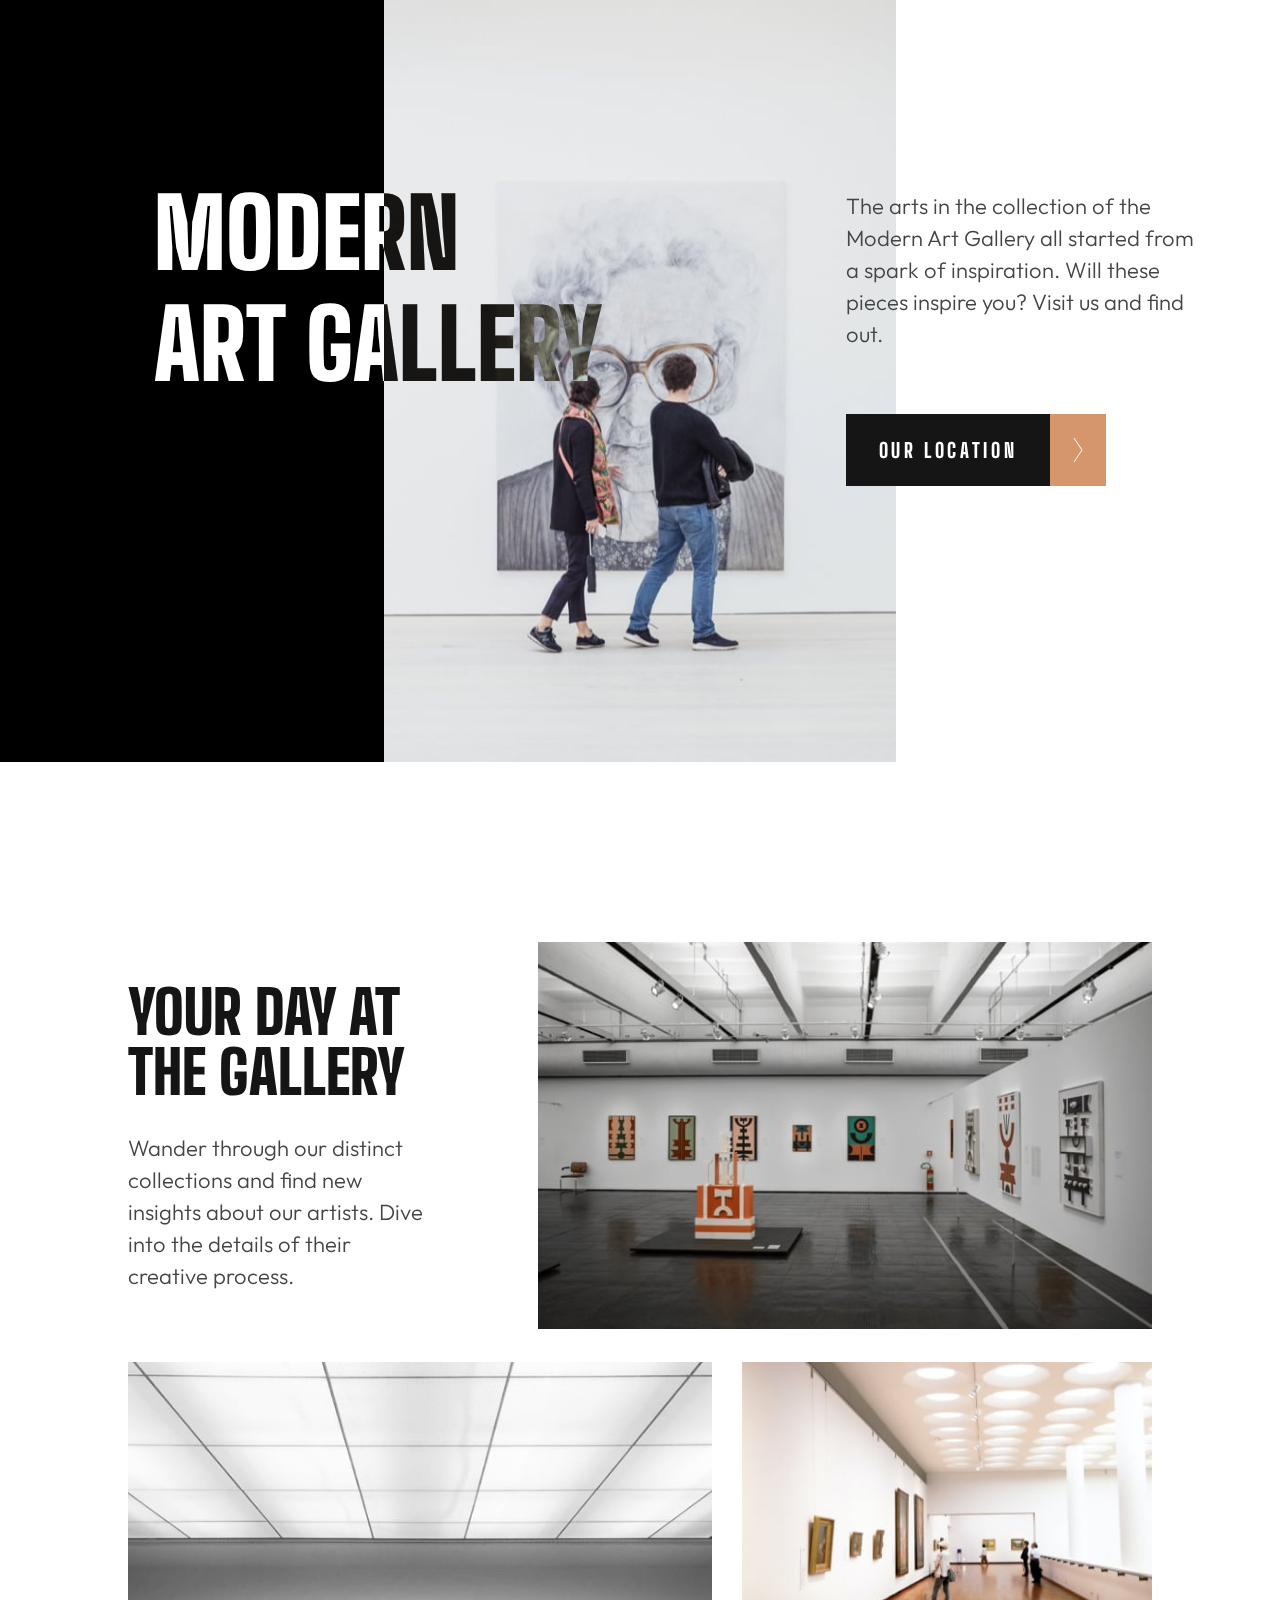
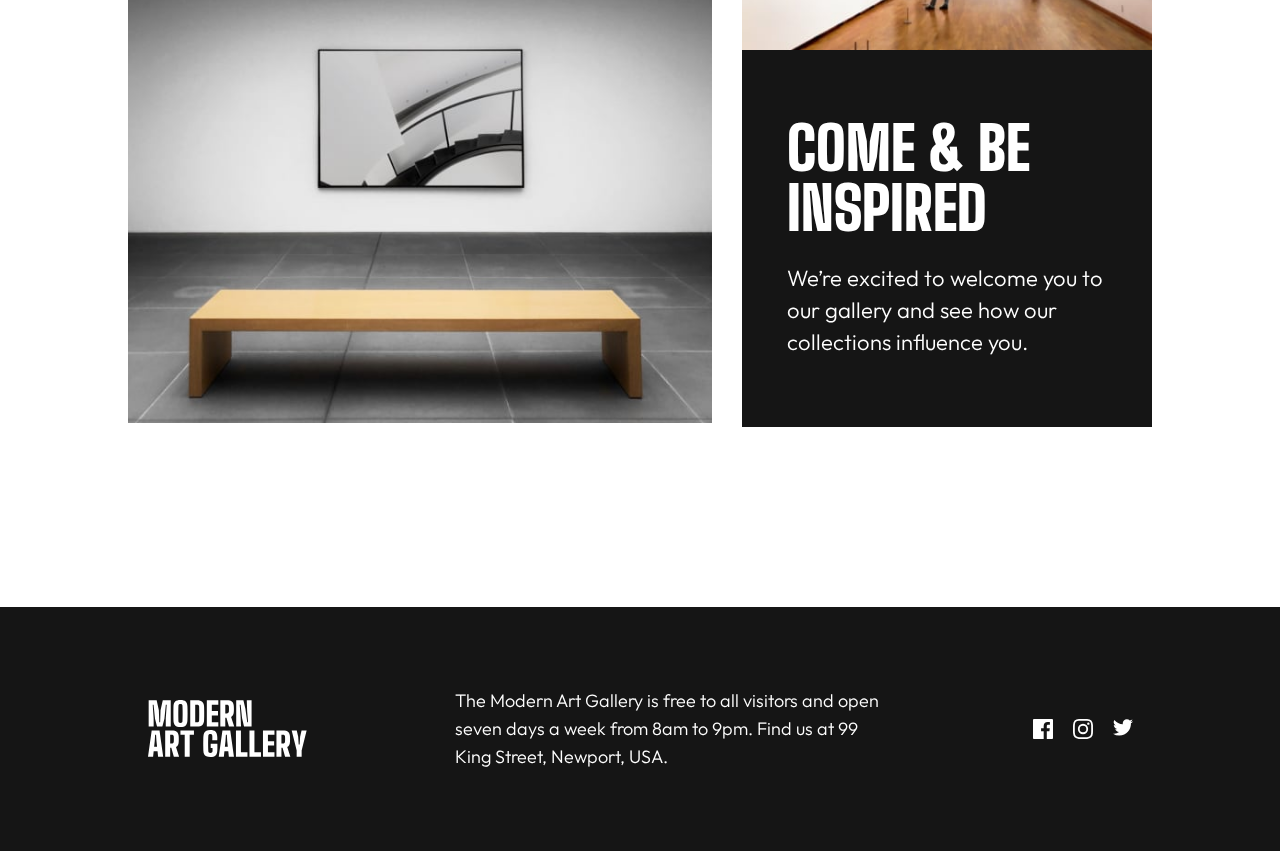
<file: index.html>
<!DOCTYPE html>
<html lang="en">
<head>
    <meta charset="UTF-8">
    <meta http-equiv="X-UA-Compatible" content="IE=edge">
    <meta name="viewport" content="width=device-width, initial-scale=1.0">
    <link rel="stylesheet" href="./css/reset.css">
    <link rel="stylesheet" href="./css/style.css">
    <link rel="stylesheet" href="./css/responsive.css">
    <link rel="icon" href="./images/favicon-32x32.png">
    <title>Art gallery website</title>
</head>
<body>
    <div class="container">
        <section class="first-section">
            <div class="black-div">
               <h1>MODERN</h1>
               <h1>ART GALLERY</h1>
            </div>
            <div class="image-div">
               <img src="./images/desktop/image-hero.jpg" alt="" class="desktop-img">
               <img src="./images/tablet/image-hero.jpg" alt="" class="tablet-img">
               <img src="./images/mobile/image-hero.jpg" alt="" class="mobile-img">
            </div>
            <div class="text-div">
                <div class="title">
                    <h1>MODERN</h1>
                    <h1>ART GALLERY</h1>
                </div>
                <p>The arts in the collection of the Modern Art Gallery all started from a spark of inspiration. Will these pieces inspire you? Visit us and find out.</p>
                <div class="link">
                    <div>
                        <a href="./location.html">OUR LOCATION</a>
                    </div>
                    <div class="link-img">
                        <img src="./images/icon-arrow-right.svg" alt="">
                    </div>   
                </div>
            </div>  
        </section>
        <section class="second-section">
            <div class="info-photo">
                <div class="text">
                    <h1>YOUR DAY AT THE GALLERY</h1>
                    <p>
                        Wander through our distinct collections and find new insights about our artists. Dive into the details of their creative process.
                    </p> 
                </div>
                <div class="photo">
                    <img src="./images/desktop/image-grid-1.jpg" alt="" class="desktop-img">
                    <img src="./images/tablet/image-grid-1.jpg" alt="" class="tablet-img">
                    <img src="./images/mobile/image-grid-1.jpg" alt="" class="mobile-img">
                </div>
                <div class="text" id="hide">
                    <h1>YOUR DAY AT THE GALLERY</h1>
                    <p>
                        Wander through our distinct collections and find new insights about our artists. Dive into the details of their creative process.
                    </p> 
                </div>
            </div>
            <div class="images">
                <div>
                     <img src="./images/desktop/image-grid-2.jpg" alt="" class="desktop-img"> 
                     <img src="./images/tablet/image-grid-2.jpg" alt="" class="tablet-img">
                     <img src="./images/mobile/image-grid-2.jpg" alt="" class="mobile-img">
                </div>
                <div class="photo-black-div">
                    <img src="./images/desktop/image-grid-3.jpg" alt="" class="desktop-img">
                    <img src="./images/tablet/image-grid-3.jpg" alt="" class="tablet-img">
                    <img src="./images/mobile/image-grid-3.jpg" alt="" class="mobile-img">
                    <div class="black-bg">
                        <h3>COME & BE INSPIRED</h3>
                        <p>We’re excited to welcome you to our gallery and see how our collections influence you.</p>
                    </div>
                </div>
            </div>
        </section>
        <footer>
            <div class="logo">
                <img src="./images/logo-light.svg" alt="logo-light">
            </div>
            <div class="footer-info">
                <p>The Modern Art Gallery is free to all visitors and open seven days a week from 8am to 9pm. Find us at 99 King Street, Newport, USA.</p>
            </div>
            <div class="social-icons">
                <a href="https://www.facebook.com/">
                    <svg width="20" height="20" xmlns="http://www.w3.org/2000/svg"><path d="M18.896 0H1.104C.494 0 0 .494 0 1.104v17.793C0 19.506.494 20 1.104 20h9.58v-7.745H8.076V9.237h2.606V7.01c0-2.583 1.578-3.99 3.883-3.99 1.104 0 2.052.082 2.329.119v2.7h-1.598c-1.254 0-1.496.597-1.496 1.47v1.928h2.989l-.39 3.018h-2.6V20h5.098c.608 0 1.102-.494 1.102-1.104V1.104C20 .494 19.506 0 18.896 0Z" fill="#FFF"/></svg>
                </a>
                <a href="https://www.instagram.com/">
                    <svg width="20" height="20" xmlns="http://www.w3.org/2000/svg"><path d="M10 1.802c2.67 0 2.987.01 4.042.059 2.71.123 3.975 1.409 4.099 4.099.048 1.054.057 1.37.057 4.04 0 2.672-.01 2.988-.057 4.042-.124 2.687-1.387 3.975-4.1 4.099-1.054.048-1.37.058-4.041.058-2.67 0-2.987-.01-4.04-.058-2.718-.124-3.977-1.416-4.1-4.1-.048-1.054-.058-1.37-.058-4.041 0-2.67.01-2.986.058-4.04.124-2.69 1.387-3.977 4.1-4.1 1.054-.048 1.37-.058 4.04-.058ZM10 0C7.284 0 6.944.012 5.877.06 2.246.227.227 2.242.061 5.877.01 6.944 0 7.284 0 10s.012 3.057.06 4.123c.167 3.632 2.182 5.65 5.817 5.817 1.067.048 1.407.06 4.123.06s3.057-.012 4.123-.06c3.629-.167 5.652-2.182 5.816-5.817.05-1.066.061-1.407.061-4.123s-.012-3.056-.06-4.122C19.777 2.249 17.76.228 14.124.06 13.057.01 12.716 0 10 0Zm0 4.865a5.135 5.135 0 1 0 0 10.27 5.135 5.135 0 0 0 0-10.27Zm0 8.468a3.333 3.333 0 1 1 0-6.666 3.333 3.333 0 0 1 0 6.666Zm5.338-9.87a1.2 1.2 0 1 0 0 2.4 1.2 1.2 0 0 0 0-2.4Z" fill="#FFF"/></svg>
                </a>
                <a href="https://twitter.com/?lang=en">
                    <svg width="20" height="20" xmlns="http://www.w3.org/2000/svg"><path d="M20 2.172a8.192 8.192 0 0 1-2.357.646 4.11 4.11 0 0 0 1.805-2.27 8.22 8.22 0 0 1-2.606.996A4.096 4.096 0 0 0 13.847.248c-2.65 0-4.596 2.472-3.998 5.037A11.648 11.648 0 0 1 1.392 1a4.109 4.109 0 0 0 1.27 5.478 4.086 4.086 0 0 1-1.858-.513c-.045 1.9 1.318 3.679 3.291 4.075a4.113 4.113 0 0 1-1.853.07 4.106 4.106 0 0 0 3.833 2.849A8.25 8.25 0 0 1 0 14.658a11.616 11.616 0 0 0 6.29 1.843c7.618 0 11.923-6.434 11.663-12.205A8.354 8.354 0 0 0 20 2.172Z" fill="#FFF"/></svg>
                </a>     
            </div>
        </footer>
    </div>    
</body>
</html>
</file>
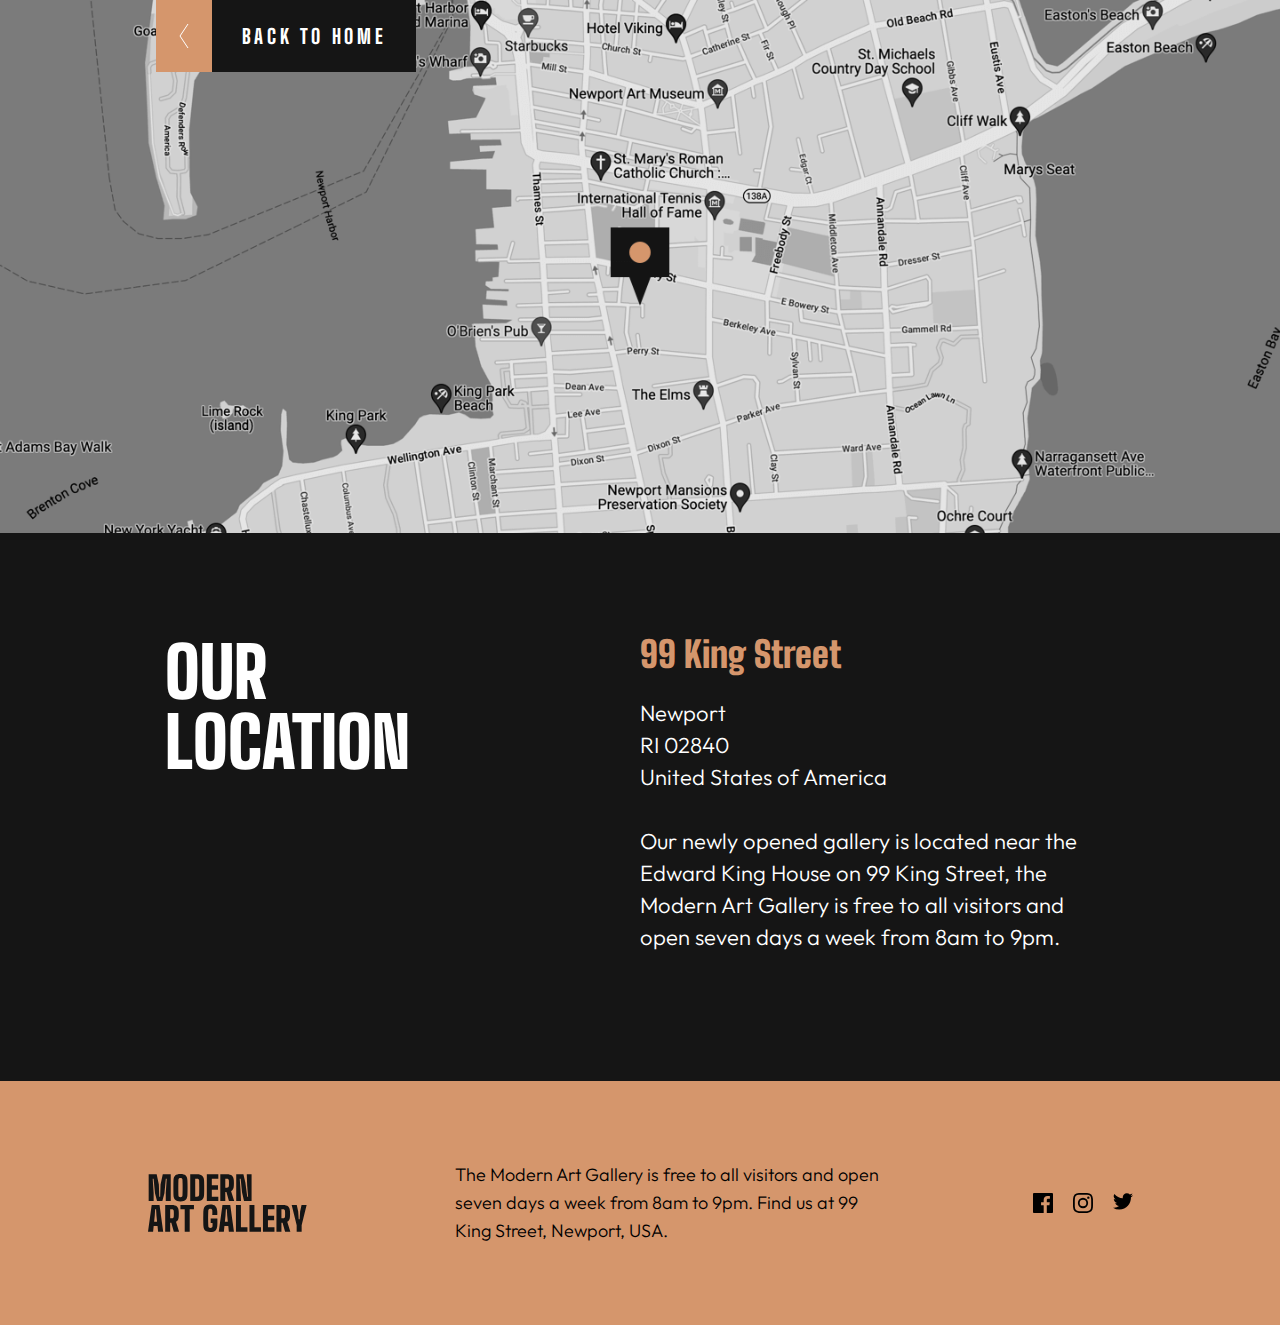
<file: location.html>
<!DOCTYPE html>
<html lang="en">
<head>
    <meta charset="UTF-8">
    <meta http-equiv="X-UA-Compatible" content="IE=edge">
    <meta name="viewport" content="width=device-width, initial-scale=1.0">
    <link rel="stylesheet" href="./css/reset.css">
    <link rel="stylesheet" href="./css/locationStyle.css">
    <title>location</title>
</head>
<body>
    <div class="container">
        <section class="map-section">
            <img src="./images/desktop/image-map.png" alt="image-map" class="image-map-desktop">
            <img src="./images/tablet/image-map.png" alt="" class="images-map-tablet">
            <img src="./images/mobile/image-map.png" alt="" class="image-map-mobile">
            <div class="link">
                <div class="link-img">
                    <img src="./images/icon-arrow-left.svg" alt="">
                </div>
                <div class="back-home">
                    <a href="./index.html">BACK TO HOME</a>
                </div>
            </div>
        </section>
        <section class="black-section">
            <div class="title">
                <h1>OUR</h1>
                <h1>LOCATION</h1>
            </div>       
            <div class="address-info">
                <h3>99 King Street</h3>
                <p>Newport </p>
                <p>RI 02840</p>
                <p>United States of America</p>
                <p>Our newly opened gallery is located near the Edward King House on 99 King Street, the Modern Art Gallery is free to all visitors and open seven days a week from 8am to 9pm.</p>
            </div>    
        </section>
        <footer>
            <div class="logo">
                <img src="./images/logo-dark.svg" alt="logo-dark">
            </div>
            <div class="footer-info">
                <p>The Modern Art Gallery is free to all visitors and open seven days a week from 8am to 9pm. Find us at 99 King Street, Newport, USA.</p>
            </div>
            <div class="social-icons">
                <a href="https://www.facebook.com/">
                    <svg width="20" height="20" xmlns="http://www.w3.org/2000/svg"><path d="M18.896 0H1.104C.494 0 0 .494 0 1.104v17.793C0 19.506.494 20 1.104 20h9.58v-7.745H8.076V9.237h2.606V7.01c0-2.583 1.578-3.99 3.883-3.99 1.104 0 2.052.082 2.329.119v2.7h-1.598c-1.254 0-1.496.597-1.496 1.47v1.928h2.989l-.39 3.018h-2.6V20h5.098c.608 0 1.102-.494 1.102-1.104V1.104C20 .494 19.506 0 18.896 0Z" fill="#000"/></svg>
                </a>
                <a href="https://www.instagram.com/">
                    <svg width="20" height="20" xmlns="http://www.w3.org/2000/svg"><path d="M10 1.802c2.67 0 2.987.01 4.042.059 2.71.123 3.975 1.409 4.099 4.099.048 1.054.057 1.37.057 4.04 0 2.672-.01 2.988-.057 4.042-.124 2.687-1.387 3.975-4.1 4.099-1.054.048-1.37.058-4.041.058-2.67 0-2.987-.01-4.04-.058-2.718-.124-3.977-1.416-4.1-4.1-.048-1.054-.058-1.37-.058-4.041 0-2.67.01-2.986.058-4.04.124-2.69 1.387-3.977 4.1-4.1 1.054-.048 1.37-.058 4.04-.058ZM10 0C7.284 0 6.944.012 5.877.06 2.246.227.227 2.242.061 5.877.01 6.944 0 7.284 0 10s.012 3.057.06 4.123c.167 3.632 2.182 5.65 5.817 5.817 1.067.048 1.407.06 4.123.06s3.057-.012 4.123-.06c3.629-.167 5.652-2.182 5.816-5.817.05-1.066.061-1.407.061-4.123s-.012-3.056-.06-4.122C19.777 2.249 17.76.228 14.124.06 13.057.01 12.716 0 10 0Zm0 4.865a5.135 5.135 0 1 0 0 10.27 5.135 5.135 0 0 0 0-10.27Zm0 8.468a3.333 3.333 0 1 1 0-6.666 3.333 3.333 0 0 1 0 6.666Zm5.338-9.87a1.2 1.2 0 1 0 0 2.4 1.2 1.2 0 0 0 0-2.4Z" fill="#000"/></svg>
                </a>
                <a href="https://twitter.com/?lang=en">
                    <svg width="20" height="20" xmlns="http://www.w3.org/2000/svg"><path d="M20 2.172a8.192 8.192 0 0 1-2.357.646 4.11 4.11 0 0 0 1.805-2.27 8.22 8.22 0 0 1-2.606.996A4.096 4.096 0 0 0 13.847.248c-2.65 0-4.596 2.472-3.998 5.037A11.648 11.648 0 0 1 1.392 1a4.109 4.109 0 0 0 1.27 5.478 4.086 4.086 0 0 1-1.858-.513c-.045 1.9 1.318 3.679 3.291 4.075a4.113 4.113 0 0 1-1.853.07 4.106 4.106 0 0 0 3.833 2.849A8.25 8.25 0 0 1 0 14.658a11.616 11.616 0 0 0 6.29 1.843c7.618 0 11.923-6.434 11.663-12.205A8.354 8.354 0 0 0 20 2.172Z" fill="#000"/></svg>
                </a>    
            </div>
        </footer>
    </div>
</body>
</html>
</file>
<file: css/style.css>
@import url('https://fonts.googleapis.com/css2?family=Big+Shoulders+Display:wght@900&display=swap');
@import url('https://fonts.googleapis.com/css2?family=Outfit:wght@300&display=swap');
@import url('https://fonts.googleapis.com/css2?family=Big+Shoulders+Display:wght@800&display=swap');

.container {
    max-width: 1440px;
    width: 100%;
    margin: 0 auto;
}
.first-section {
    width: 100%;
    display: flex;   
}
.black-div {
    width: 30%;
    background-color: #000;
    position: relative;  
}
.image-div {
    width: 40%;
}
.image-div img {
    width: 100%;
    height: 100%;
}
.black-div h1:first-child {
    color: #fff;
    mix-blend-mode: difference;
    font-size: 96px;
    position: absolute;
    top: 189px;
    left: 40%;
    z-index: 1;
    font-family: 'Big Shoulders Display';
    font-weight: 900;
    line-height: 88px;
}
.black-div h1:nth-child(2){
    width: 514px;
    height: 176px;
    color: #fff;
    mix-blend-mode: difference;
    font-size: 96px;
    position: absolute;
    z-index: 1;
    font-family: 'Big Shoulders Display';
    font-weight: 900;
    line-height: 88px;
    top:300px;
    left: 40%;
}
.text-div {
    width: 30%;
    width: 350px;
    margin-top: 190px;
    margin-left: -50px;
}
.title {
    display: none;
    width: 340px;
    height: 130px;
}
.text-div p{
    font-size: 22px;
    line-height: 32px;
    margin-bottom: 64px;
    font-family: 'Outfit';
    font-weight: 300;
    color: #444444;
}
.link {
    width: 260px;
    height: 72px;
    display: flex;
    justify-content: space-between;
    align-items: center;  
}
.link div:first-child a {
    color: #fff;
    font-size: 20px;
    font-family: 'Big Shoulders Display';
    font-weight: 800;
    letter-spacing: 3.63636px;
}
.link div:first-child {
    background-color:#151515;
    width: 204px;
    height: 100%;
    display: flex;
    justify-content: center;
    align-items: center;
    cursor: pointer;
}
.link div:first-child:hover {
    background-color: #D5966C;
}
.link div:first-child:hover + .link-img{
    background-color: #151515;
}
.link-img {
    width: 56px;
    height: 100%;
    display: flex;
    justify-content: center;
    align-items: center;
    background-color: #D5966C;   
}
.second-section{
    width: 80%;
    margin: 0 auto;
    margin-top: 180px;
    margin-bottom: 180px;  
}
.info-photo{
    width: 100%;
    display: flex;
    justify-content: space-between;
    margin-bottom: 30px;
}
.text {
    width: 30%;
    display: flex;
    flex-direction: column;
    justify-content: center;
}
.text h1 {
    font-size: 60px;
    margin-bottom: 30px;
    font-family: 'Big Shoulders Display';
    font-weight: 900;
    color: #151515;
    line-height: 60px;
}
.text p{
    font-size: 22px;
    font-family: 'Outfit';
    font-weight: 300;
    color: #444444;
    line-height: 32px;
}
.photo {
    width: 60%;
}
.photo img {
    width: 100%;
}
.tablet-img, .mobile-img {
    display: none;
}
.images {
    width: 100%;
    display: flex;
    justify-content: space-between;
}
.images div:first-child {
    width: 57%;  
}
.images div:first-child img, .images div:nth-child(2) img {
    width: 100%;
}
.photo-black-div{
    width: 40%;
    display: flex;
    flex-direction: column;
    justify-content: space-between; 
}
.black-bg {
    width: 100%;
    height: 377px;
    background-color: #151515;
    display: flex;
    flex-direction: column;
    justify-content: space-evenly;
    padding: 45px;
    align-items: center;
    color: #fff;
}
.black-bg h3{
    font-size: 60px;
    font-family: 'Big Shoulders Display';
    font-weight: 900;
    line-height: 60px;
}
.black-bg p {
    font-size: 22px;
    font-family: 'Outfit';
    font-weight: 300;
    line-height: 32px;
}
footer {
    width: 100%;
    height: 244px;
    background-color: #151515;
    display: flex;
    justify-content: space-evenly;
    align-items: center;
    color: #fff;
}
.logo {
    width: 160px;
    height: 58px;
}
.logo img {
    width: 100%;
}
.footer-info {
    width: 430px;
    height: 84px;
    font-size: 18px;
    line-height: 28px;
    font-family: 'Outfit';
    font-weight: 300;
}
.social-icons {
    width: 100px;
    height: 20px;
    display: flex;
    justify-content: space-between;
    align-items: center;
}
.social-icons a {
    width: 20px;
    height: 20px;
}
.social-icons path:hover {
    fill: #D5966C;
} 
#hide {
    display: none;
}
</file>
<file: css/responsive.css>
@media(max-width: 768px){
    .black-div {
        display: none;  
    }
    .image-div {
        width: 55%;
    }
    .text-div {
        width: 45%;
        margin-top: 0;
        display: flex;
        flex-direction: column;
        justify-content: center;
        align-items: flex-start;
    }
    .text-div p{
        font-size: 18px;
        line-height: 28px;
    }
    .title {
        display: flex;
        flex-direction: column;
        justify-content: center;
        align-items: flex-start;
    }
    .title h1{
        color: #151515;
        font-family: 'Big Shoulders Display';
        font-weight: 900;
        font-size: 65px;
        line-height: 65px;
    }
    .second-section {
        width: 90%;
    }
    .text h1 {
        font-size: 50px;
        line-height: 45px;
    }
    .text p {
        font-size: 18px;
        line-height: 28px;
    }
    .tablet-img {
        display: block;
    }
    .desktop-img {
        display: none;
    }
    .black-bg {
        height: 396px;
        padding: 85px 28px;
    }
    .black-bg h3 {
        font-size: 50px;
        line-height: 45px;
    }
    .black-bg p {
        font-size: 18px;
        line-height: 28px;
    }
    footer {
        height: 216px;
    }
    .logo {
        width: 110px;
        height: 40px;
    }
    .footer-info{
        width: 281px;
        height: 104px;
        font-size: 16px;
        line-height: 26px; 
    }
}

@media (max-width: 375px){
    .mobile-img {
        display: block;
    }
    .tablet-img, .text {
        display: none;
    }
    .first-section {
        flex-direction: column;
    }
    .image-div, .text-div {
        width: 100%;
    }
    .text-div {
        width: 95%;
        margin: 0 auto;
        display: flex;
        justify-content: center;
        align-items: flex-start;
    }
    .title h1 {
        font-size: 60px;
        line-height: 55px;
    }
    .second-section {
        width: 95%;
        display: flex;
        flex-direction: column;
        justify-content: center;
        align-items: center;
        margin-top: 100px;
        margin-bottom: 100px;
    }
    .info-photo, .images {
        flex-direction: column;
    }
    .photo {
        width: 100%;
        margin-bottom: 25px;
    }
    #hide {
        display: block;
        width: 100%;
    }
    .images div:first-child, .photo-black-div {
        width: 100%;
    }
    .photo-black-div, .black-bg {
        margin-top: 16px;
    }
    footer {
        height: 336px;
        flex-direction: column;
        justify-content: space-around;
        align-items: flex-start; 
        padding: 48px 32px;
    }
}
</file>
<file: css/locationStyle.css>
@import url('https://fonts.googleapis.com/css2?family=Big+Shoulders+Display:wght@900&display=swap');
@import url('https://fonts.googleapis.com/css2?family=Outfit:wght@300&display=swap');
@import url('https://fonts.googleapis.com/css2?family=Big+Shoulders+Display:wght@800&display=swap');

.container{
    max-width: 1440px;
    width: 100%;
    margin: 0 auto;
}
.map-section{
    width: 100%;
    position: relative;
}
.image-map-desktop, .images-map-tablet, .image-map-mobile {
    width: 100%;
    
}
.link {
    width: 260px;
    height: 72px;
    display: flex;
    justify-content: space-between;
    align-items: center;
    position: absolute;
    top: 0;
    left: 156px;
}
.link-img {
    width: 56px;
    height: 100%;
    display: flex;
    justify-content: center;
    align-items: center;
    background-color: #D5966C;
    
}
.back-home {
    background-color:#151515;
    width: 204px;
    height: 100%;
    display: flex;
    justify-content: center;
    align-items: center;
    cursor: pointer;
}
.back-home:hover {
    background-color: #D5966C;
}
.link:hover .link-img {
    background-color: #151515;
}
.back-home a {
    font-family: 'Big Shoulders Display';
    color: #fff;
    font-weight: 800;
    font-size: 20px;
    letter-spacing: 3.63636px;
}
.black-section {
    width: 100%;
    background-color: #151515;
    display: flex;
    justify-content: space-between;
    /* align-items: center; */
    padding: 104px 165px 128px 165px;
    margin-top: -3px;
}

.black-section h1 {
    color: #fff;
    font-family: 'Big Shoulders Display';
    font-weight: 900;
    font-size: 70px;
    line-height: 70px;
   
}
.address-info {
    width: 50%;
    
}
.address-info h3 {
    color: #D5966C;
    font-family: 'Big Shoulders Display';
    font-weight: 900;
    font-size: 36px;
    margin-bottom: 24px;
}
.address-info p {
    color: #fff;
    font-family: 'Outfit';
    font-weight: 300;
    font-size: 22px;
    line-height: 32px;
}
.address-info p:last-child {
    margin-top: 32px;
}
footer{
    width: 100%;
    height: 244px;
    background-color: #D5966C;
    display: flex;
    justify-content: space-evenly;
    align-items: center;
}
.logo {
    width: 160px;
    height: 58px;
}
.logo img {
    width: 100%;
}
.footer-info {
    width: 430px;
    height: 84px;
    font-size: 18px;
    line-height: 28px;
    font-family: 'Outfit';
    font-weight: 300;
}
.social-icons {
    width: 100px;
    height: 20px;
    display: flex;
    justify-content: space-between;
    align-items: center;
}
.social-icons a {
    width: 20px;
    height: 20px;
}
.social-icons path:hover {
    fill: #fff;
} 
.images-map-tablet, .image-map-mobile{
    display: none;
}
@media (max-width: 768px){
    .image-map-desktop {
        display: none;
    }
    .images-map-tablet {
        display: block;
    }
    .black-section h1 {
        font-size: 55px;
        line-height: 50px;  
    }
    .black-section {
        padding: 80px 40px;
    }
    .title {
        width: 40%;
    }
    .address-info {
        width: 60%;
        
    }
    .address-info h3 {
        font-size: 32px;
    }
    .address-info p {
        font-size: 18px;
        line-height: 28px;
    }
    .logo {
        width: 110px;
        height: 40px;
    }
    .footer-info {
        width: 280px;
        height: 104px;
        font-size: 16px;
        line-height: 26px;
    }
    footer {
        height: 216px;
    }
}
@media(max-width: 375px){
    .image-map-mobile{
        display: block;
    }
    .images-map-tablet {
        display: none;
    }
    .link {
        top: 0;
        left: 0;
    }
    .black-section {
        margin: 0 auto;
        flex-direction: column;
    }
    .title {
        width: 100%;
        display: flex;
        justify-content: space-between;

    }
    .title h1 {
        font-size: 50px;
        line-height: 45px;
        margin-bottom: 48px;
    }
    .address-info {
        width: 100%;
    }
    footer {
        margin: 0 auto;
        height: 336px;
        flex-direction: column;
        justify-content: space-around;
        align-items: flex-start; 
        padding: 48px 32px;
    }
}
</file>
